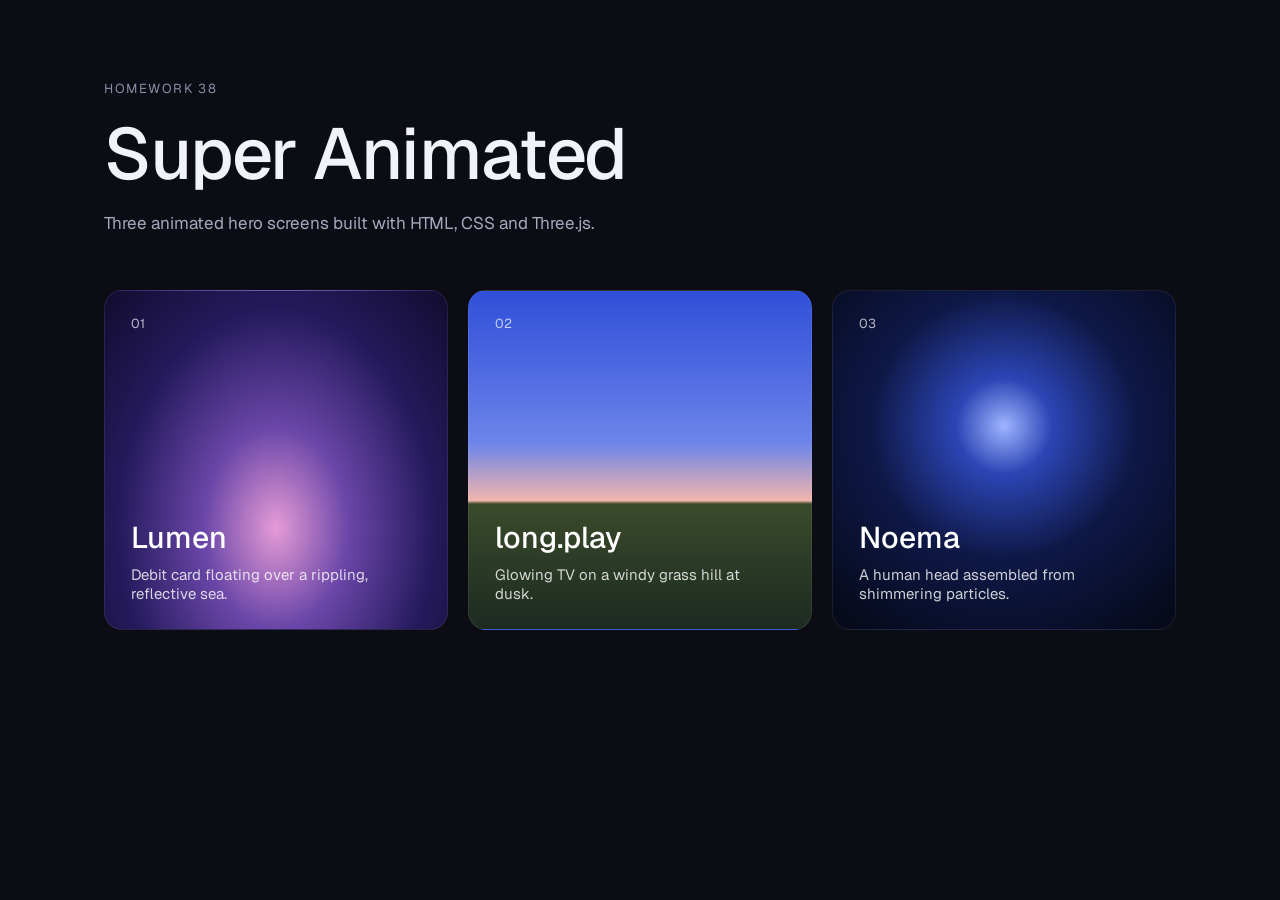
<file: index.html>
<!DOCTYPE html>
<html lang="en">
<head>
  <meta charset="UTF-8" />
  <meta name="viewport" content="width=device-width, initial-scale=1.0" />
  <title>Homework 38 — Super Animated</title>
  <link rel="preconnect" href="https://fonts.googleapis.com" />
  <link rel="preconnect" href="https://fonts.gstatic.com" crossorigin />
  <link href="https://fonts.googleapis.com/css2?family=Geist:wght@400;500;600&display=swap" rel="stylesheet" />
  <link rel="stylesheet" href="css/index.css" />
  <link rel="icon" href="data:image/svg+xml,%3Csvg xmlns='http://www.w3.org/2000/svg' viewBox='0 0 32 32'%3E%3Crect width='32' height='32' rx='7' fill='%230b0c14'/%3E%3Ccircle cx='16' cy='16' r='7' fill='%23f2f3f8'/%3E%3C/svg%3E" />
</head>
<body>
  <main class="wrap">
    <header>
      <p class="eyebrow">Homework 38</p>
      <h1>Super Animated</h1>
      <p class="lead">Three animated hero screens built with HTML, CSS and Three.js.</p>
    </header>

    <section class="grid">
      <a class="card card--lumen" href="lumen.html">
        <span class="num">01</span>
        <span class="name">Lumen</span>
        <span class="desc">Debit card floating over a rippling, reflective sea.</span>
      </a>
      <a class="card card--longplay" href="longplay.html">
        <span class="num">02</span>
        <span class="name">long.play</span>
        <span class="desc">Glowing TV on a windy grass hill at dusk.</span>
      </a>
      <a class="card card--noema" href="noema.html">
        <span class="num">03</span>
        <span class="name">Noema</span>
        <span class="desc">A human head assembled from shimmering particles.</span>
      </a>
    </section>
  </main>
</body>
</html>
</file>
<file: css/index.css>
* { margin: 0; padding: 0; box-sizing: border-box; }

body {
  min-height: 100vh;
  font-family: "Geist", sans-serif;
  background: #0b0c14;
  color: #f2f3f8;
  -webkit-font-smoothing: antialiased;
}

.wrap {
  max-width: 1120px;
  margin: 0 auto;
  padding: 80px 24px;
}

.eyebrow {
  font-size: 13px;
  letter-spacing: 0.12em;
  text-transform: uppercase;
  color: #8a8ea3;
}

h1 {
  margin: 10px 0 12px;
  font-size: clamp(40px, 6vw, 72px);
  font-weight: 500;
  letter-spacing: -0.02em;
}

.lead {
  color: #a5a9bb;
  font-size: 17px;
}

.grid {
  margin-top: 56px;
  display: grid;
  grid-template-columns: repeat(auto-fit, minmax(280px, 1fr));
  gap: 20px;
}

.card {
  position: relative;
  display: flex;
  flex-direction: column;
  justify-content: flex-end;
  gap: 8px;
  min-height: 340px;
  padding: 26px;
  border-radius: 18px;
  overflow: hidden;
  color: #fff;
  text-decoration: none;
  border: 1px solid rgba(255, 255, 255, 0.08);
  transition: transform 0.4s cubic-bezier(0.2, 0.7, 0.2, 1), border-color 0.4s;
}

.card:hover {
  transform: translateY(-6px);
  border-color: rgba(255, 255, 255, 0.25);
}

.card--lumen {
  background: radial-gradient(ellipse at 50% 70%, #e59bd6 0%, #6a46a8 30%, #241a5c 65%, #120c2e 100%);
}

.card--longplay {
  background: linear-gradient(180deg, #2f4fd8 0%, #6c84ea 45%, #f2b6ad 62%, #3a4a2a 63%, #1d2a22 100%);
}

.card--noema {
  background: radial-gradient(circle at 50% 40%, #9fb4ff 0%, #2c45b5 18%, #0e1846 50%, #050815 100%);
}

.num {
  position: absolute;
  top: 24px;
  left: 26px;
  font-size: 13px;
  opacity: 0.7;
}

.name {
  font-size: 30px;
  font-weight: 500;
}

.desc {
  font-size: 15px;
  opacity: 0.8;
  max-width: 260px;
}
</file>
